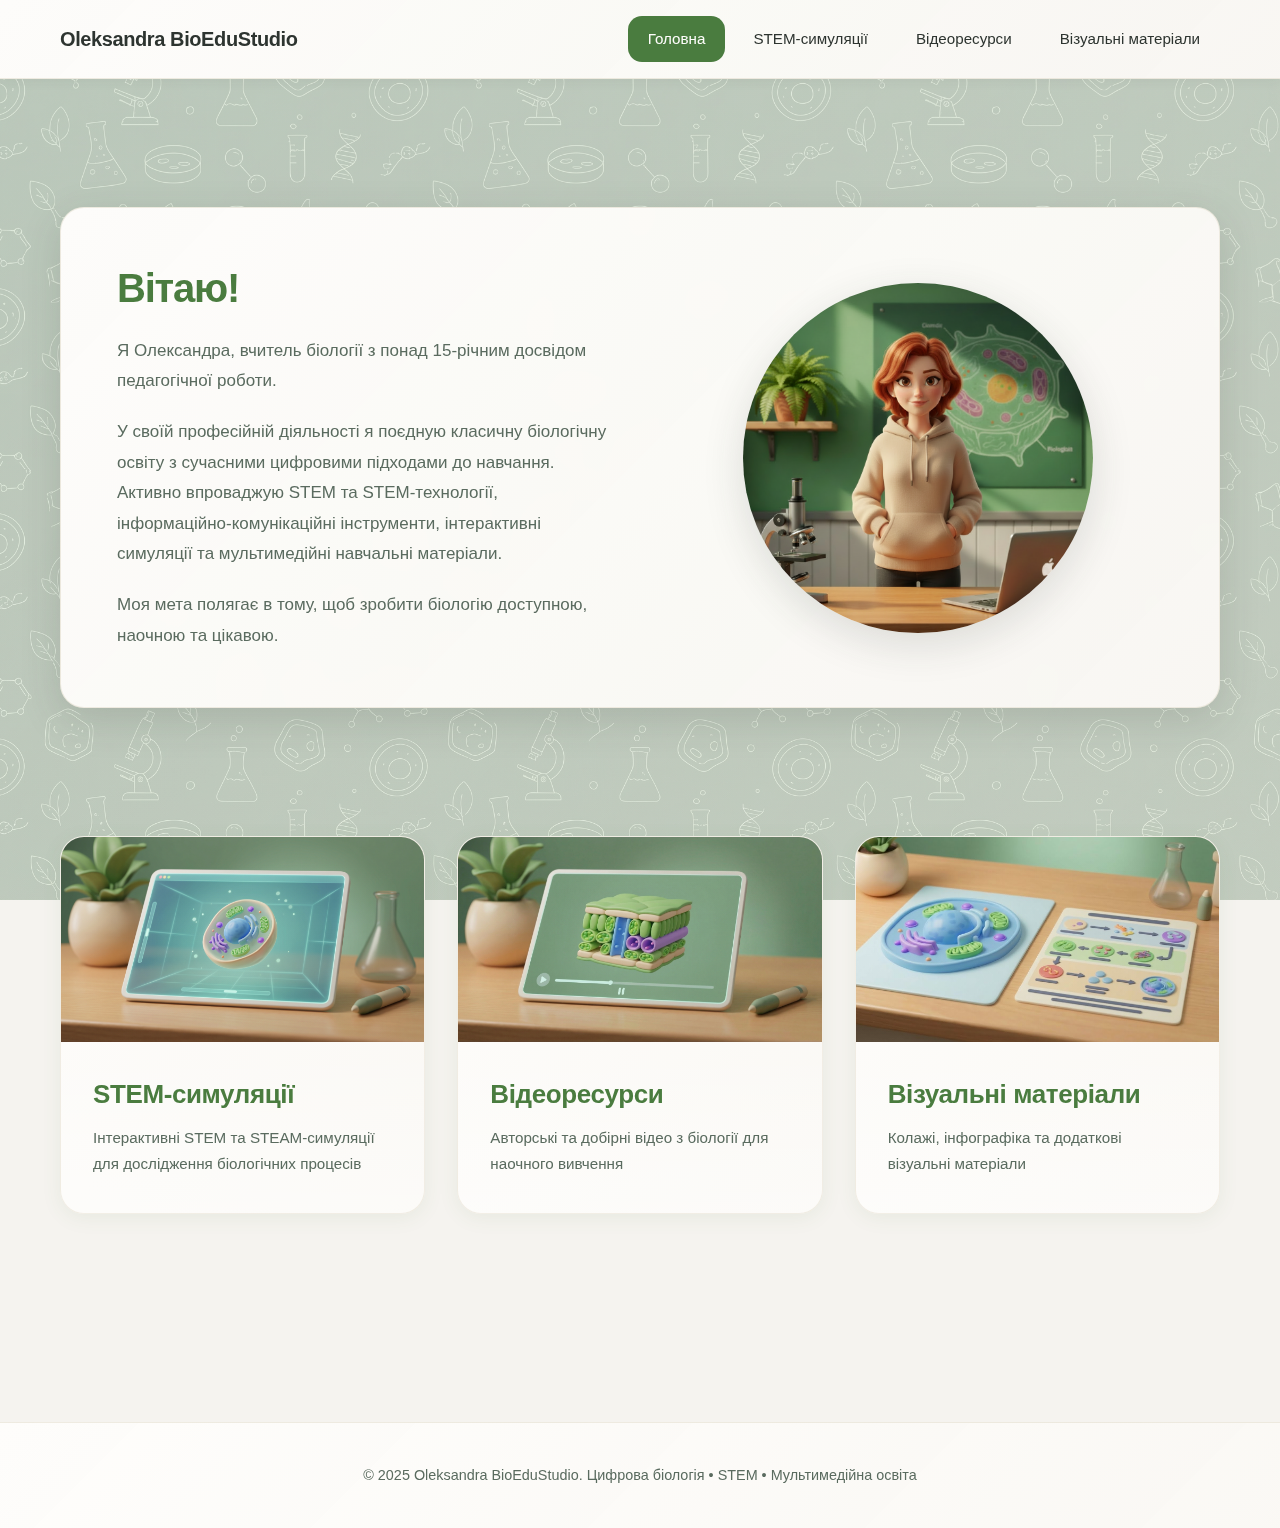
<file: index.html>
<!DOCTYPE html>
<html lang="uk">
<head>
    <meta charset="UTF-8">
    <meta name="viewport" content="width=device-width, initial-scale=1.0">
    <title>Oleksandra BioEduStudio</title>
    <link rel="stylesheet" href="style.css">
</head>
<body>
    <header class="header">
        <nav class="nav">
            <div class="nav-container">
                <a href="index.html" class="nav-logo">Oleksandra BioEduStudio</a>
                <ul class="nav-menu">
                    <li><a href="index.html" class="nav-link active">Головна</a></li>
                    <li><a href="simulations.html" class="nav-link">STEM-симуляції</a></li>
                    <li><a href="videos.html" class="nav-link">Відеоресурси</a></li>
                    <li><a href="visuals.html" class="nav-link">Візуальні матеріали</a></li>
                </ul>
            </div>
        </nav>
    </header>

    <main class="main">
        <section class="hero-section">
            <div class="hero-container">
                <div class="hero-content">
                    <div class="hero-text">
                        <h1 class="hero-title">Вітаю!</h1>
                        <div class="hero-description">
                            <p>Я Олександра, вчитель біології з понад 15-річним досвідом педагогічної роботи.</p>
                            <p>У своїй професійній діяльності я поєдную класичну біологічну освіту з сучасними цифровими підходами до навчання. Активно впроваджую STEM та STEM-технології, інформаційно-комунікаційні інструменти, інтерактивні симуляції та мультимедійні навчальні матеріали.</p>
                            <p>Моя мета полягає в тому, щоб зробити біологію доступною, наочною та цікавою.</p>
                        </div>
                    </div>
                    <div class="hero-image">
                        <img src="images/avatar.png" alt="Олександра BioEduStudio" class="avatar">
                    </div>
                </div>
            </div>
        </section>

        <section class="features-section">
            <div class="container">
                <div class="features-grid">
                    <a href="simulations.html" class="feature-card">
                        <div class="feature-image">
                            <img src="images/stem-simulations.jpeg" alt="STEM-симуляції">
                        </div>
                        <div class="feature-content">
                            <h2>STEM-симуляції</h2>
                            <p>Інтерактивні STEM та STEAM-симуляції для дослідження біологічних процесів</p>
                        </div>
                    </a>
                    <a href="videos.html" class="feature-card">
                        <div class="feature-image">
                            <img src="images/biology-video.jpeg" alt="Відеоресурси">
                        </div>
                        <div class="feature-content">
                            <h2>Відеоресурси</h2>
                            <p>Авторські та добірні відео з біології для наочного вивчення</p>
                        </div>
                    </a>
                    <a href="visuals.html" class="feature-card">
                        <div class="feature-image">
                            <img src="images/visual-materials.jpeg" alt="Візуальні матеріали">
                        </div>
                        <div class="feature-content">
                            <h2>Візуальні матеріали</h2>
                            <p>Колажі, інфографіка та додаткові візуальні матеріали</p>
                        </div>
                    </a>
                </div>
            </div>
        </section>
    </main>

    <footer class="footer">
        <div class="container">
            <p>&copy; 2025 Oleksandra BioEduStudio. Цифрова біологія • STEM • Мультимедійна освіта</p>
        </div>
    </footer>
</body>
</html>
</file>
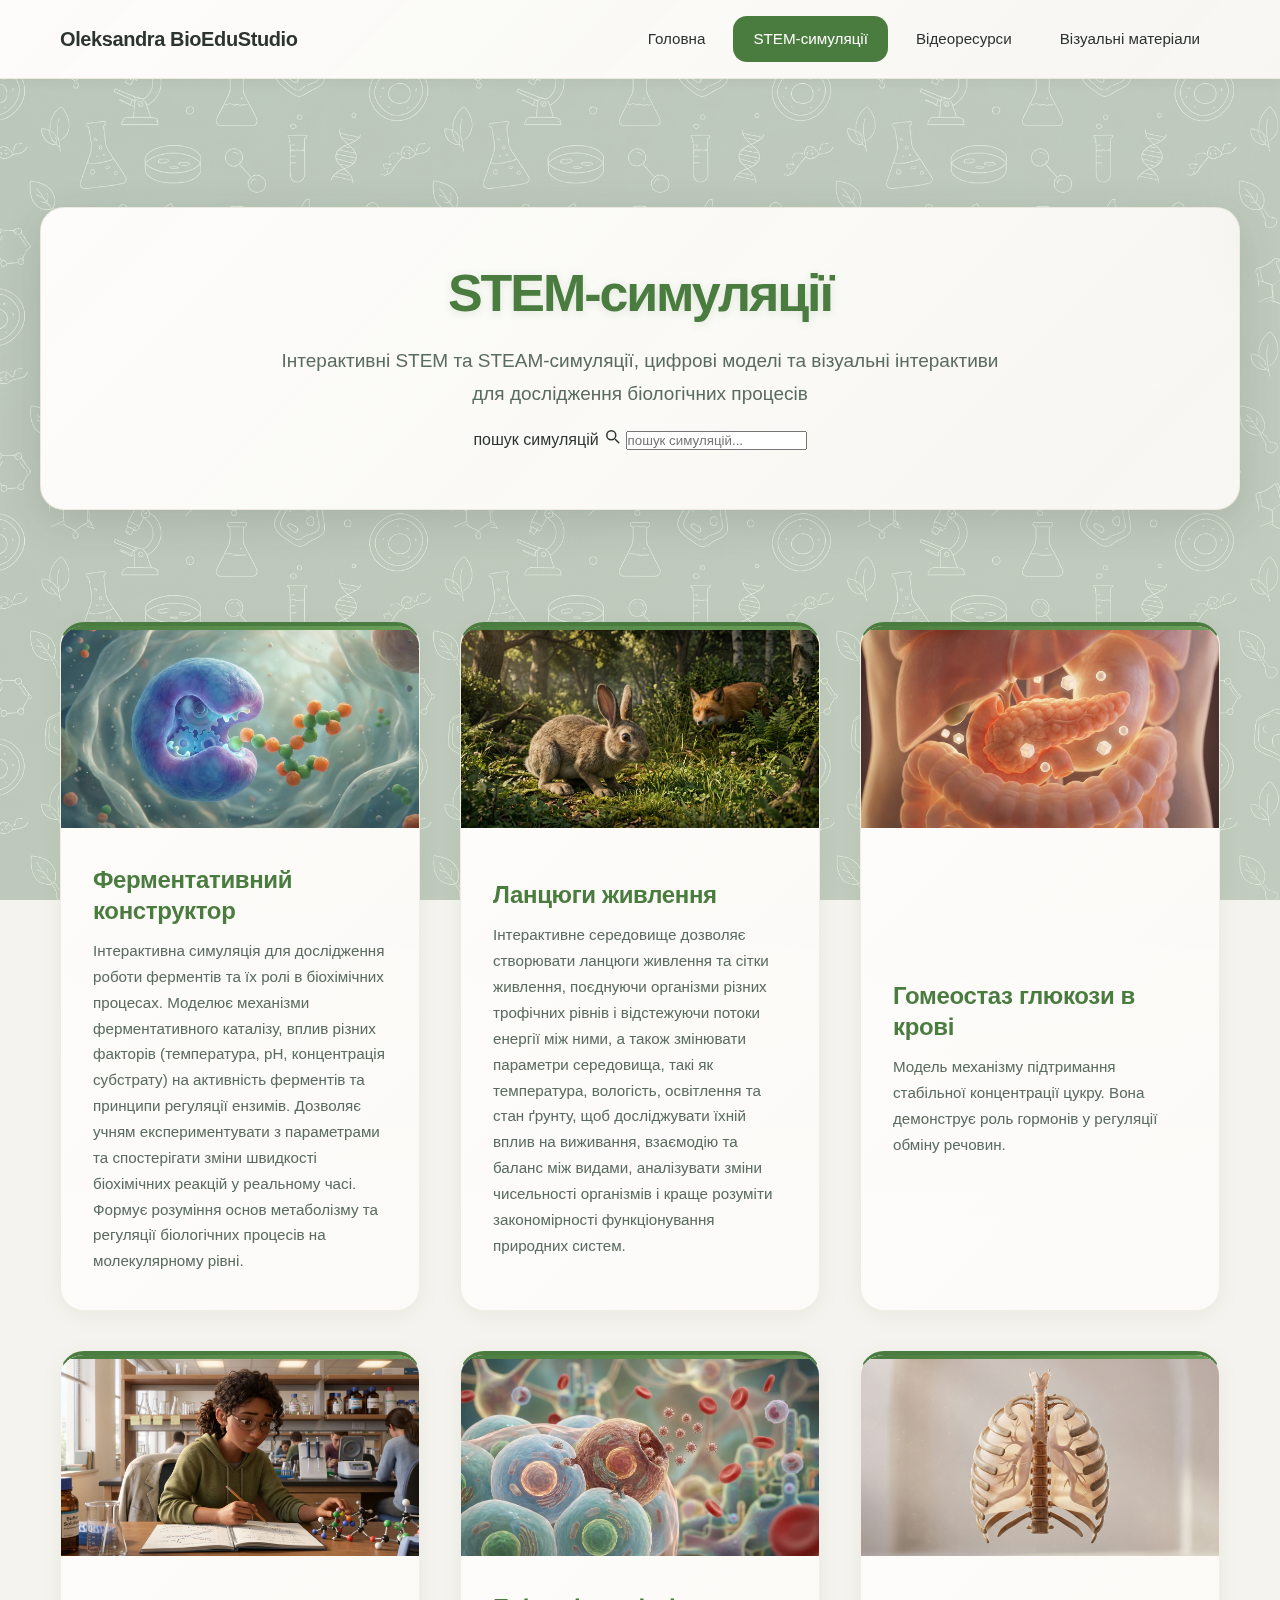
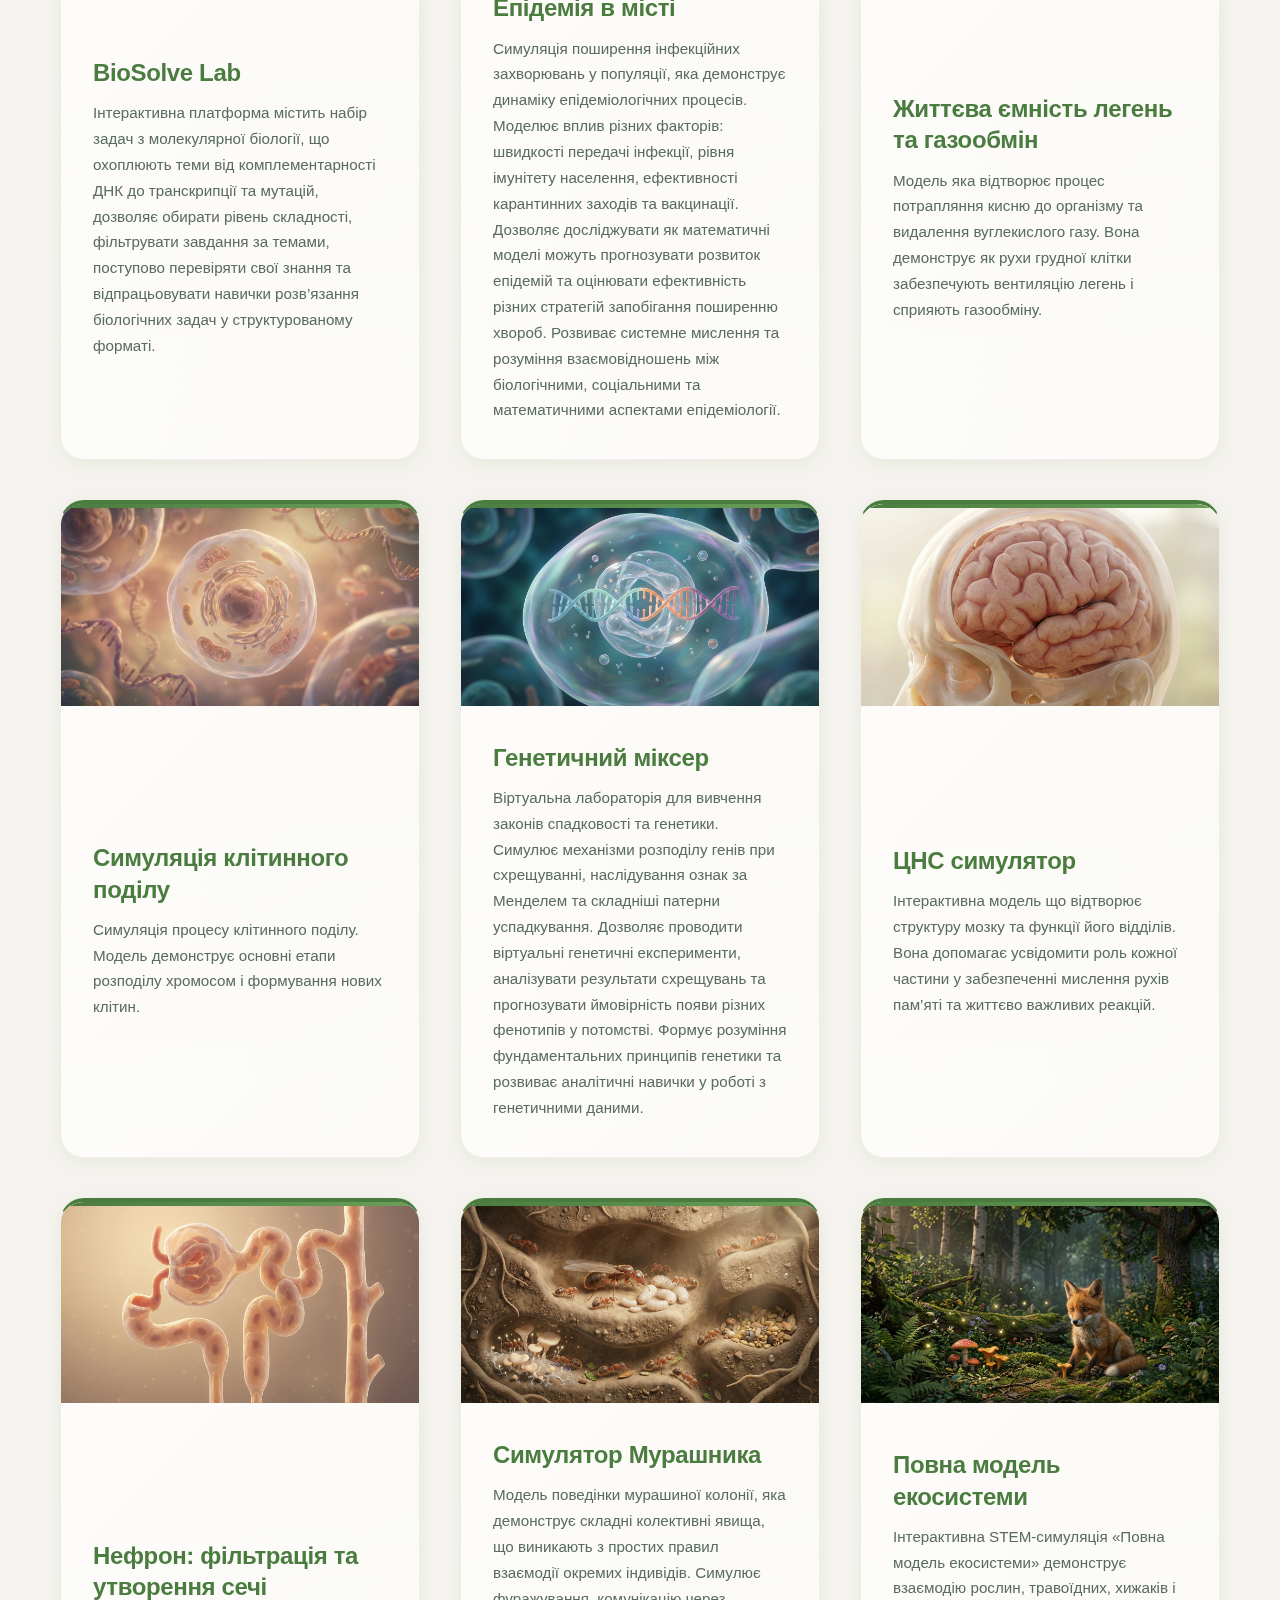
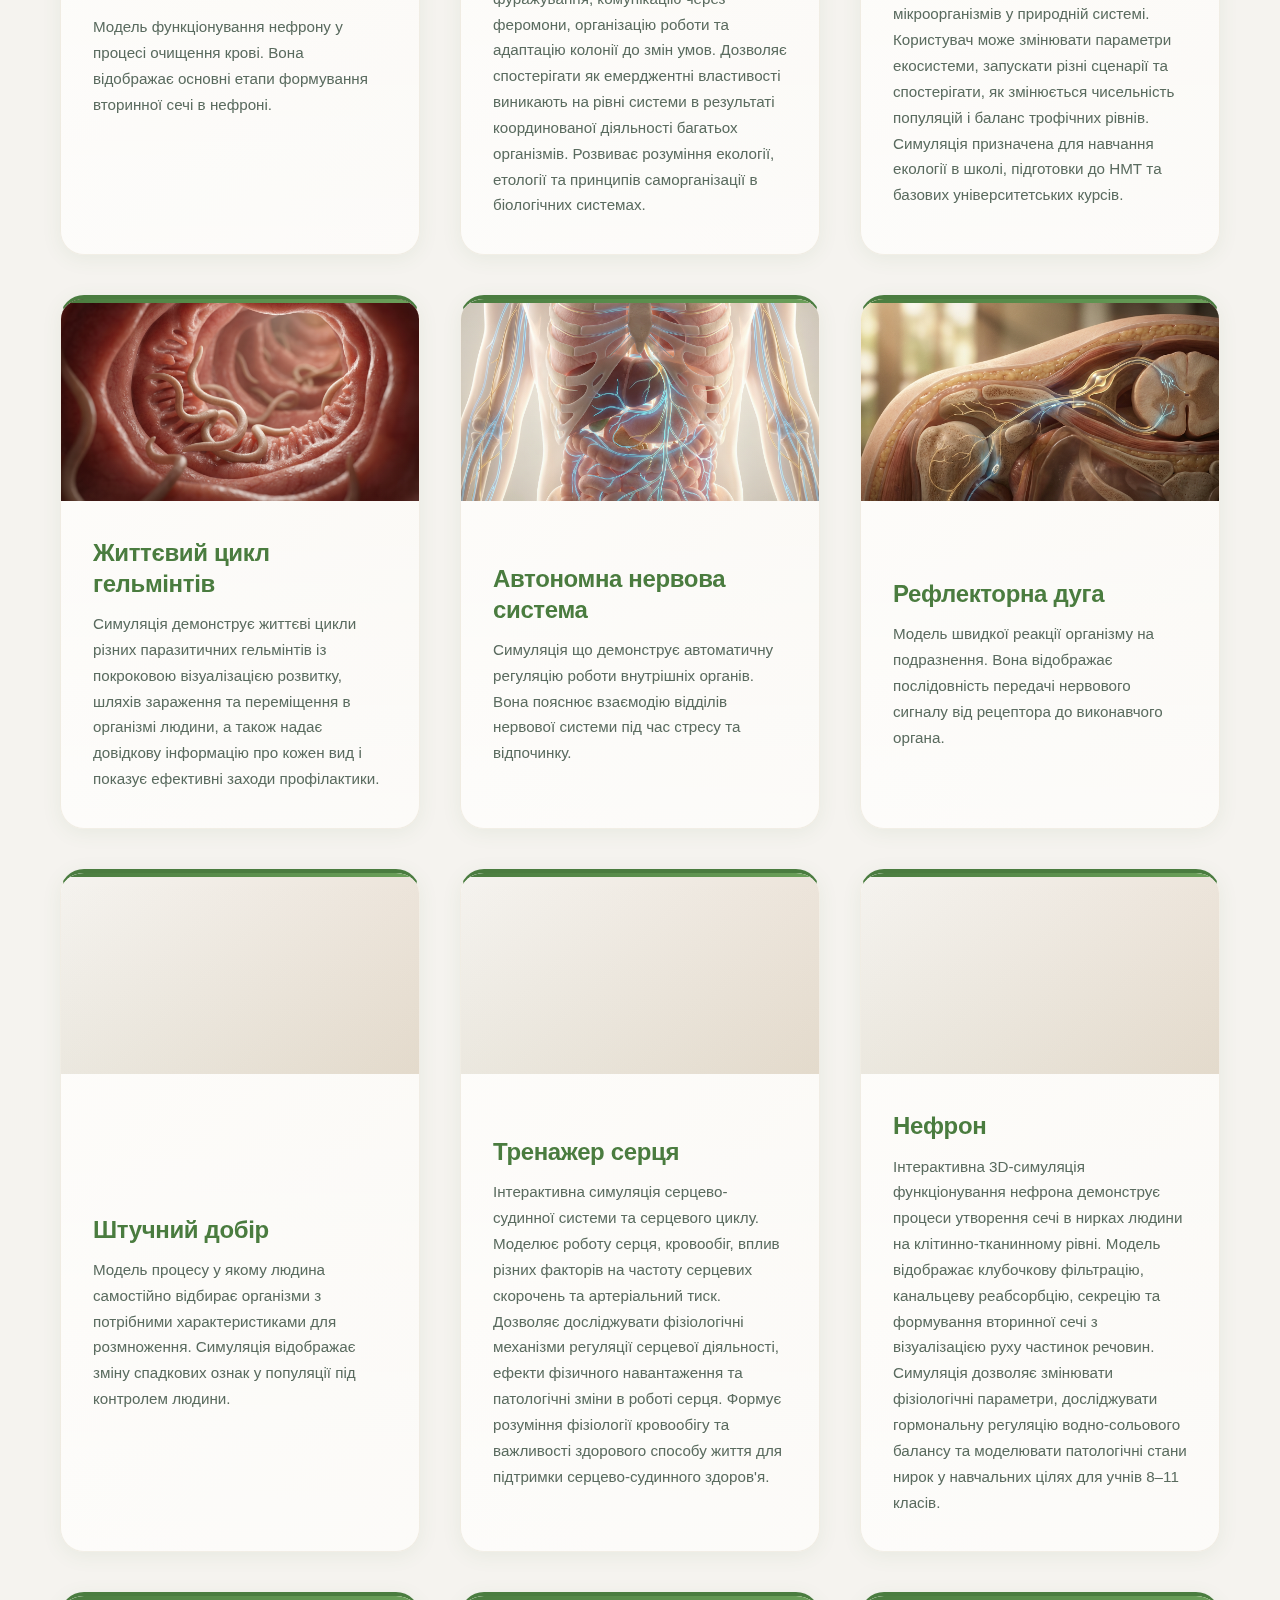
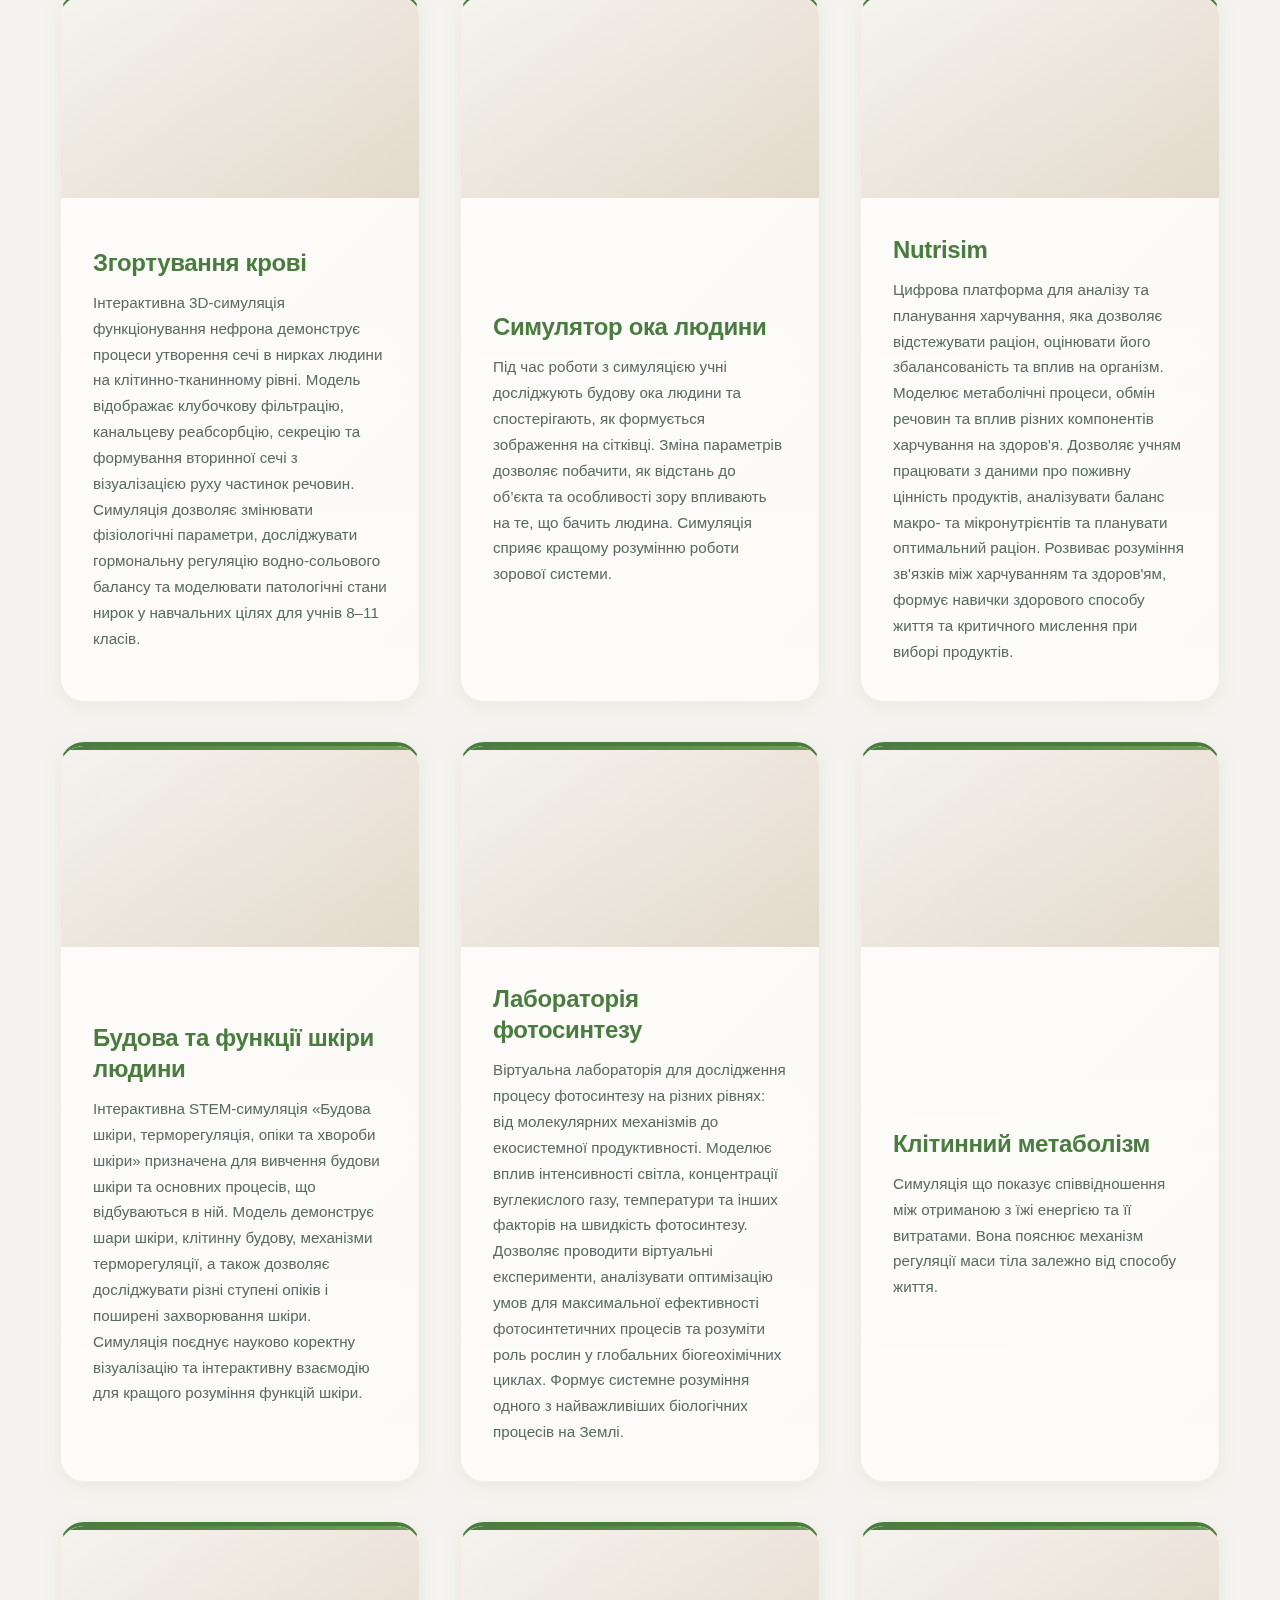
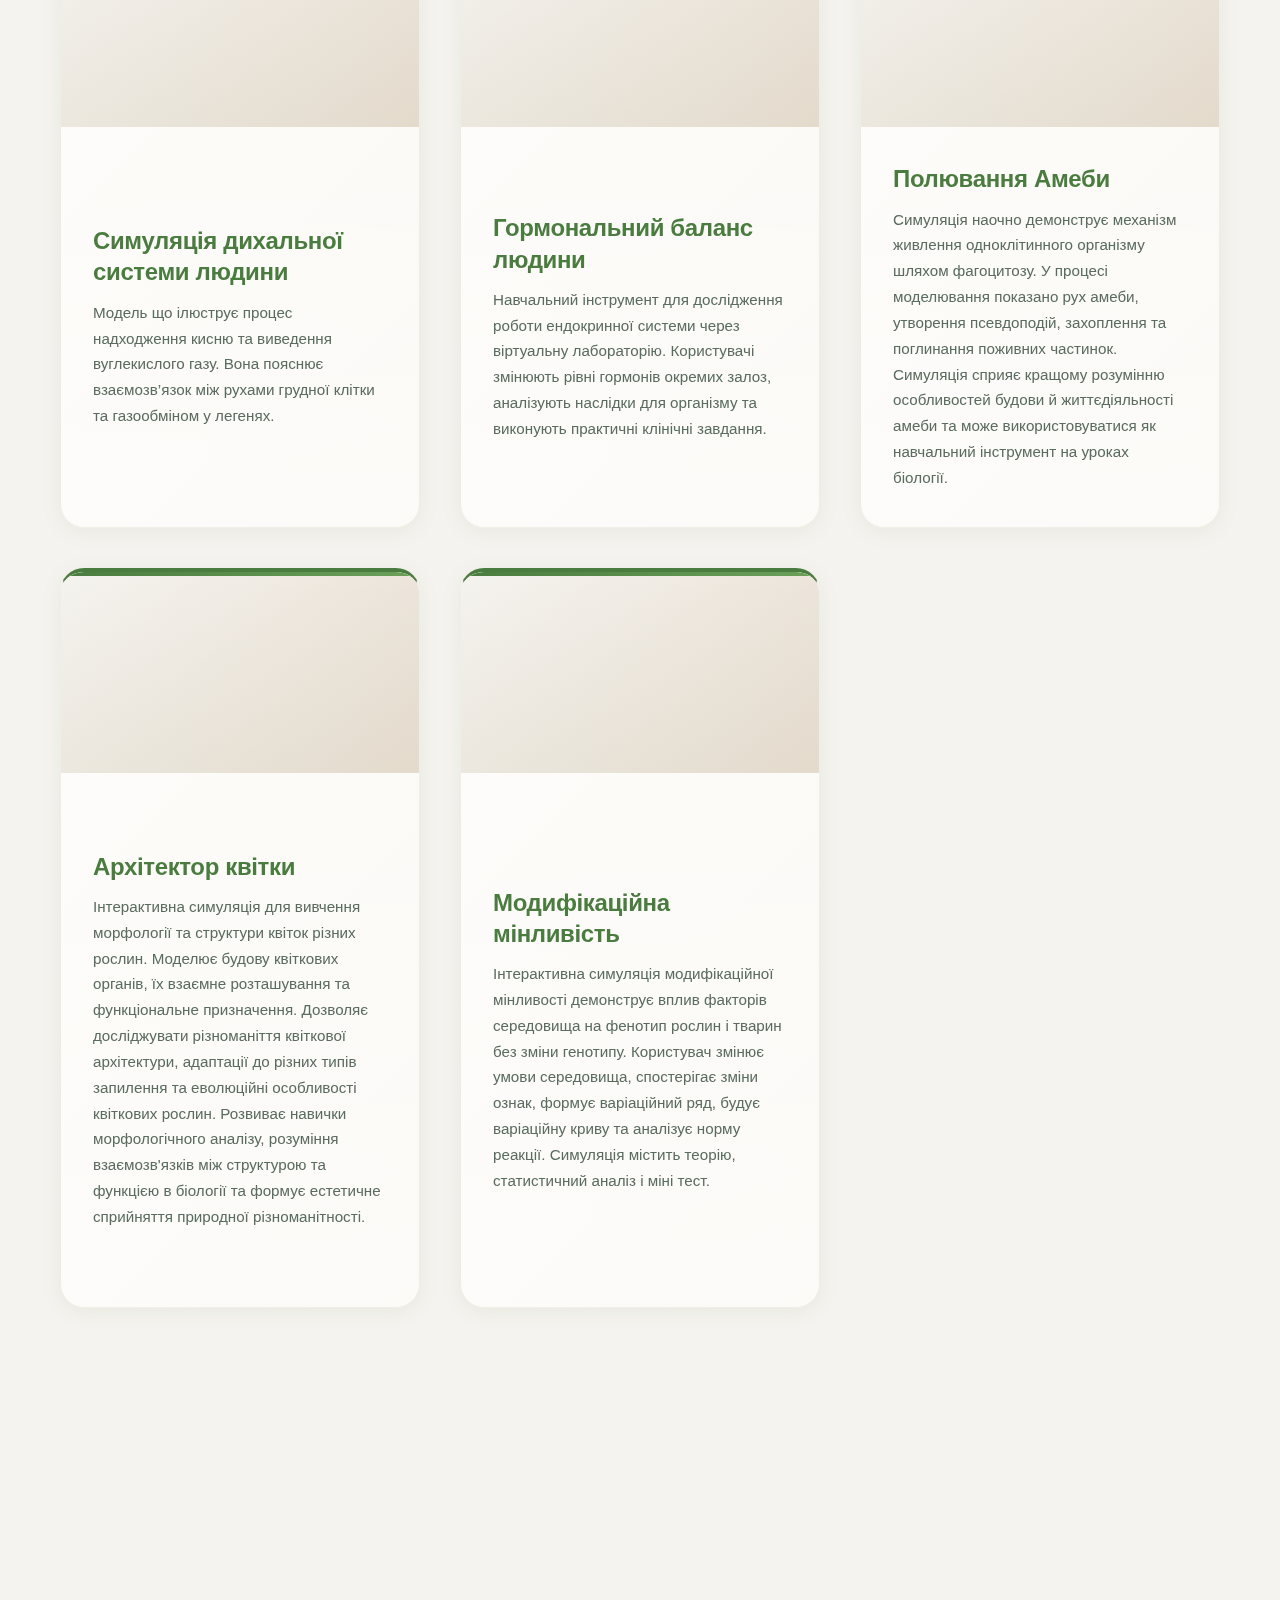
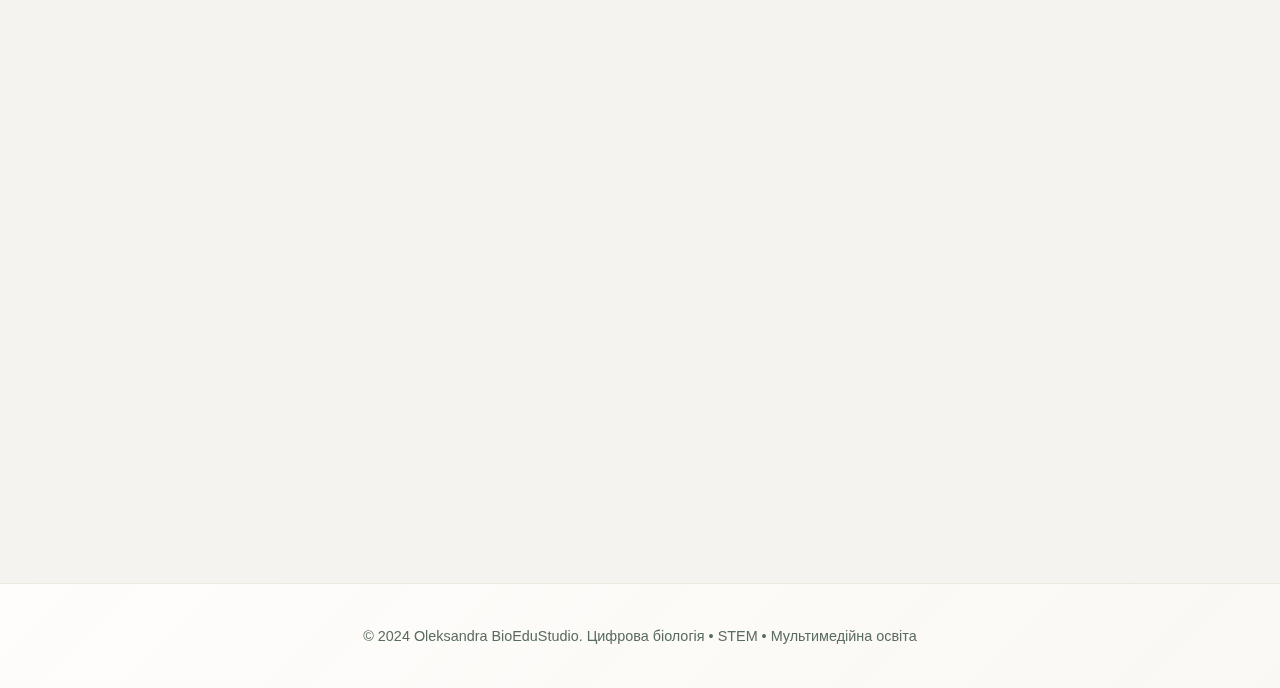
<file: simulations.html>
<!DOCTYPE html>
<html lang="uk">
<head>
    <meta charset="UTF-8">
    <meta name="viewport" content="width=device-width, initial-scale=1.0">
    <title>STEM-симуляції | Oleksandra BioEduStudio</title>
    <link rel="stylesheet" href="style.css">
</head>
<body>
    <header class="header">
        <nav class="nav">
            <div class="nav-container">
                <a href="index.html" class="nav-logo">Oleksandra BioEduStudio</a>
                <ul class="nav-menu">
                    <li><a href="index.html" class="nav-link">Головна</a></li>
                    <li><a href="simulations.html" class="nav-link active">STEM-симуляції</a></li>
                    <li><a href="videos.html" class="nav-link">Відеоресурси</a></li>
                    <li><a href="visuals.html" class="nav-link">Візуальні матеріали</a></li>
                </ul>
            </div>
        </nav>
    </header>

    <main class="main">
        <section class="page-header">
            <div class="container">
                <h1 class="page-title">STEM-симуляції</h1>
                <p class="page-subtitle">Інтерактивні STEM та STEAM-симуляції, цифрові моделі та візуальні інтерактиви для дослідження біологічних процесів</p>

                <!-- Рядок пошуку для фільтрації симуляцій -->
                <div class="search-wrapper" style="margin-top:1rem;">
                    <label for="sim-search" class="visually-hidden">пошук симуляцій</label>
                    <span class="search-icon" aria-hidden="true">
                        <!-- Проста SVG іконка лупи -->
                        <svg width="18" height="18" viewBox="0 0 24 24" fill="none" xmlns="http://www.w3.org/2000/svg" aria-hidden="true">
                            <path d="M21 21l-4.35-4.35" stroke="currentColor" stroke-width="2" stroke-linecap="round" stroke-linejoin="round"/>
                            <circle cx="11" cy="11" r="6" stroke="currentColor" stroke-width="2" stroke-linecap="round" stroke-linejoin="round"/>
                        </svg>
                    </span>
                    <input id="sim-search" type="search" placeholder="пошук симуляцій..." aria-label="пошук симуляцій" />
                </div>
            </div>
        </section>

        <section class="content-section">
            <div class="container">
                <div class="cards-grid" id="cards-container">
                    <div class="loading">Завантаження матеріалів...</div>
                </div>
            </div>
        </section>
    </main>

    <footer class="footer">
        <div class="container">
            <p>&copy; 2024 Oleksandra BioEduStudio. Цифрова біологія • STEM • Мультимедійна освіта</p>
        </div>
    </footer>

    <script src="js/simulations.js"></script>
    <script src="js/simulations-search.js"></script>
</body>
</html>
</file>
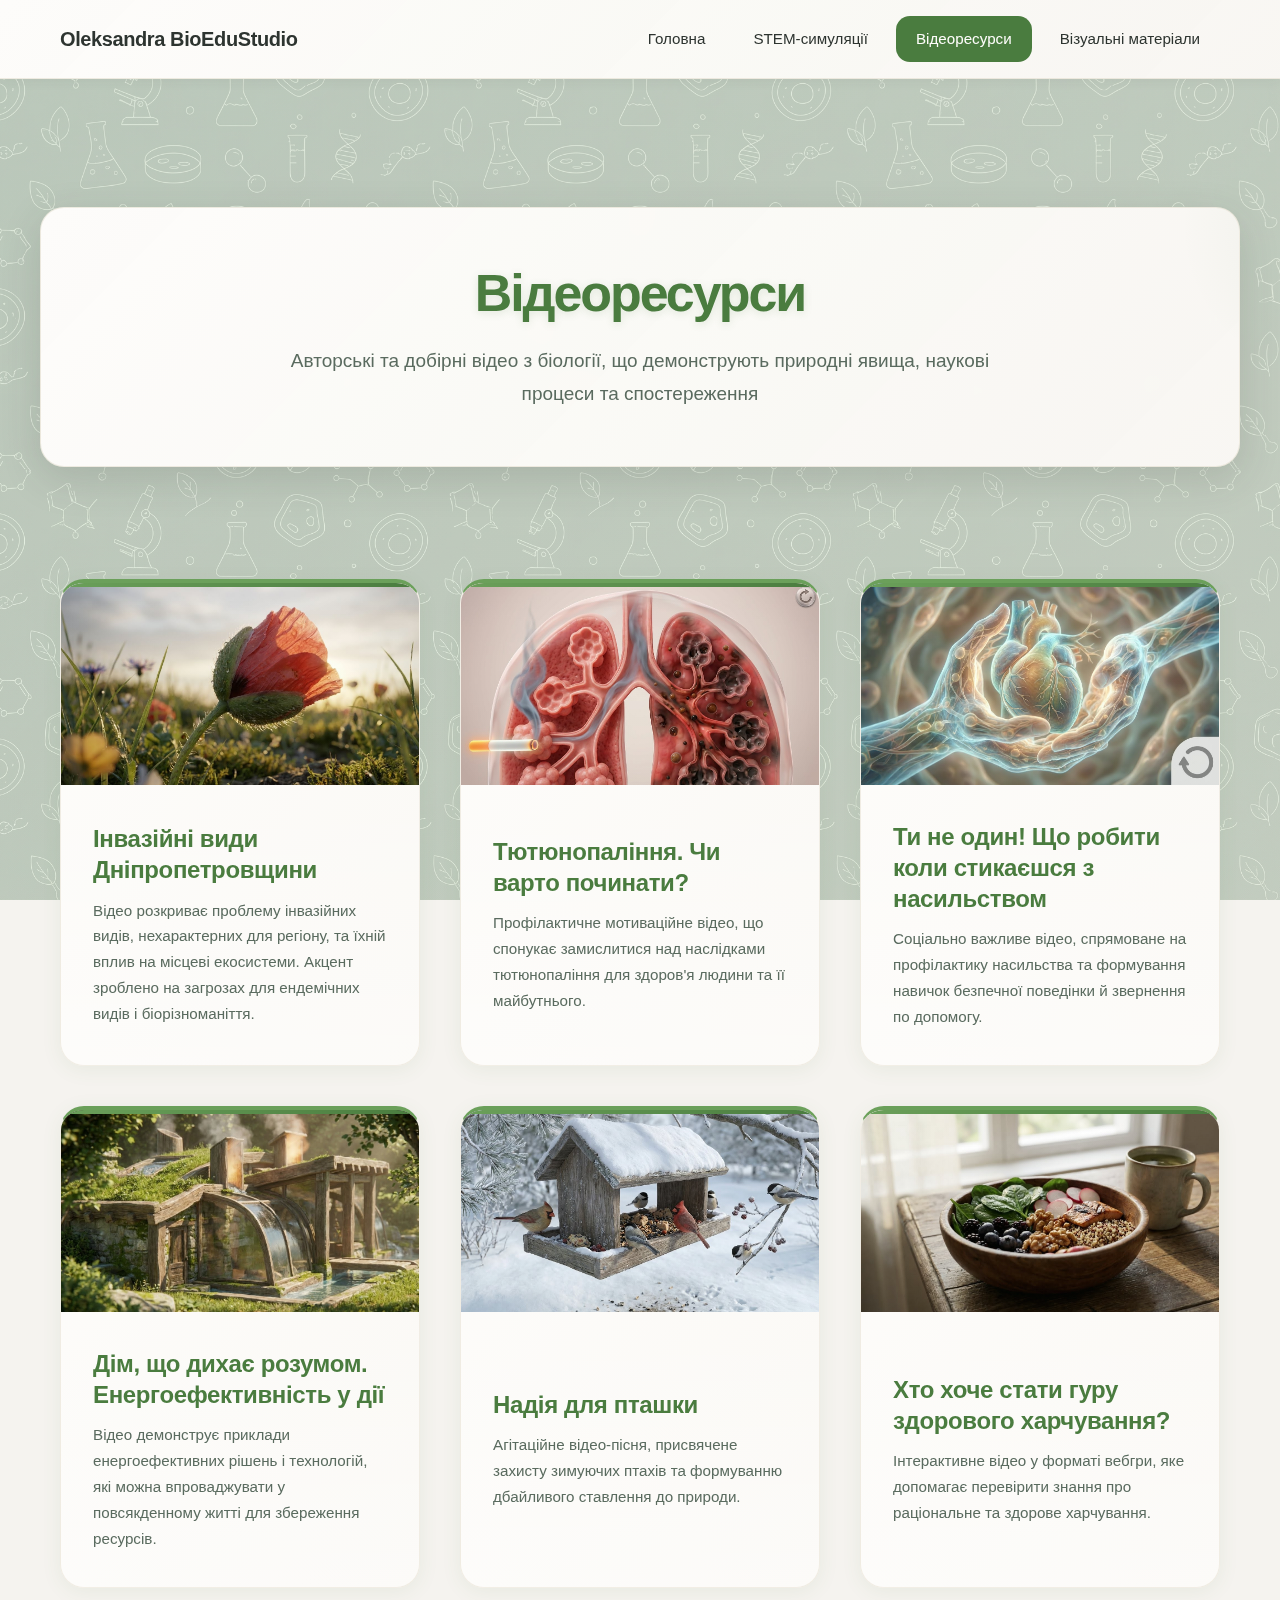
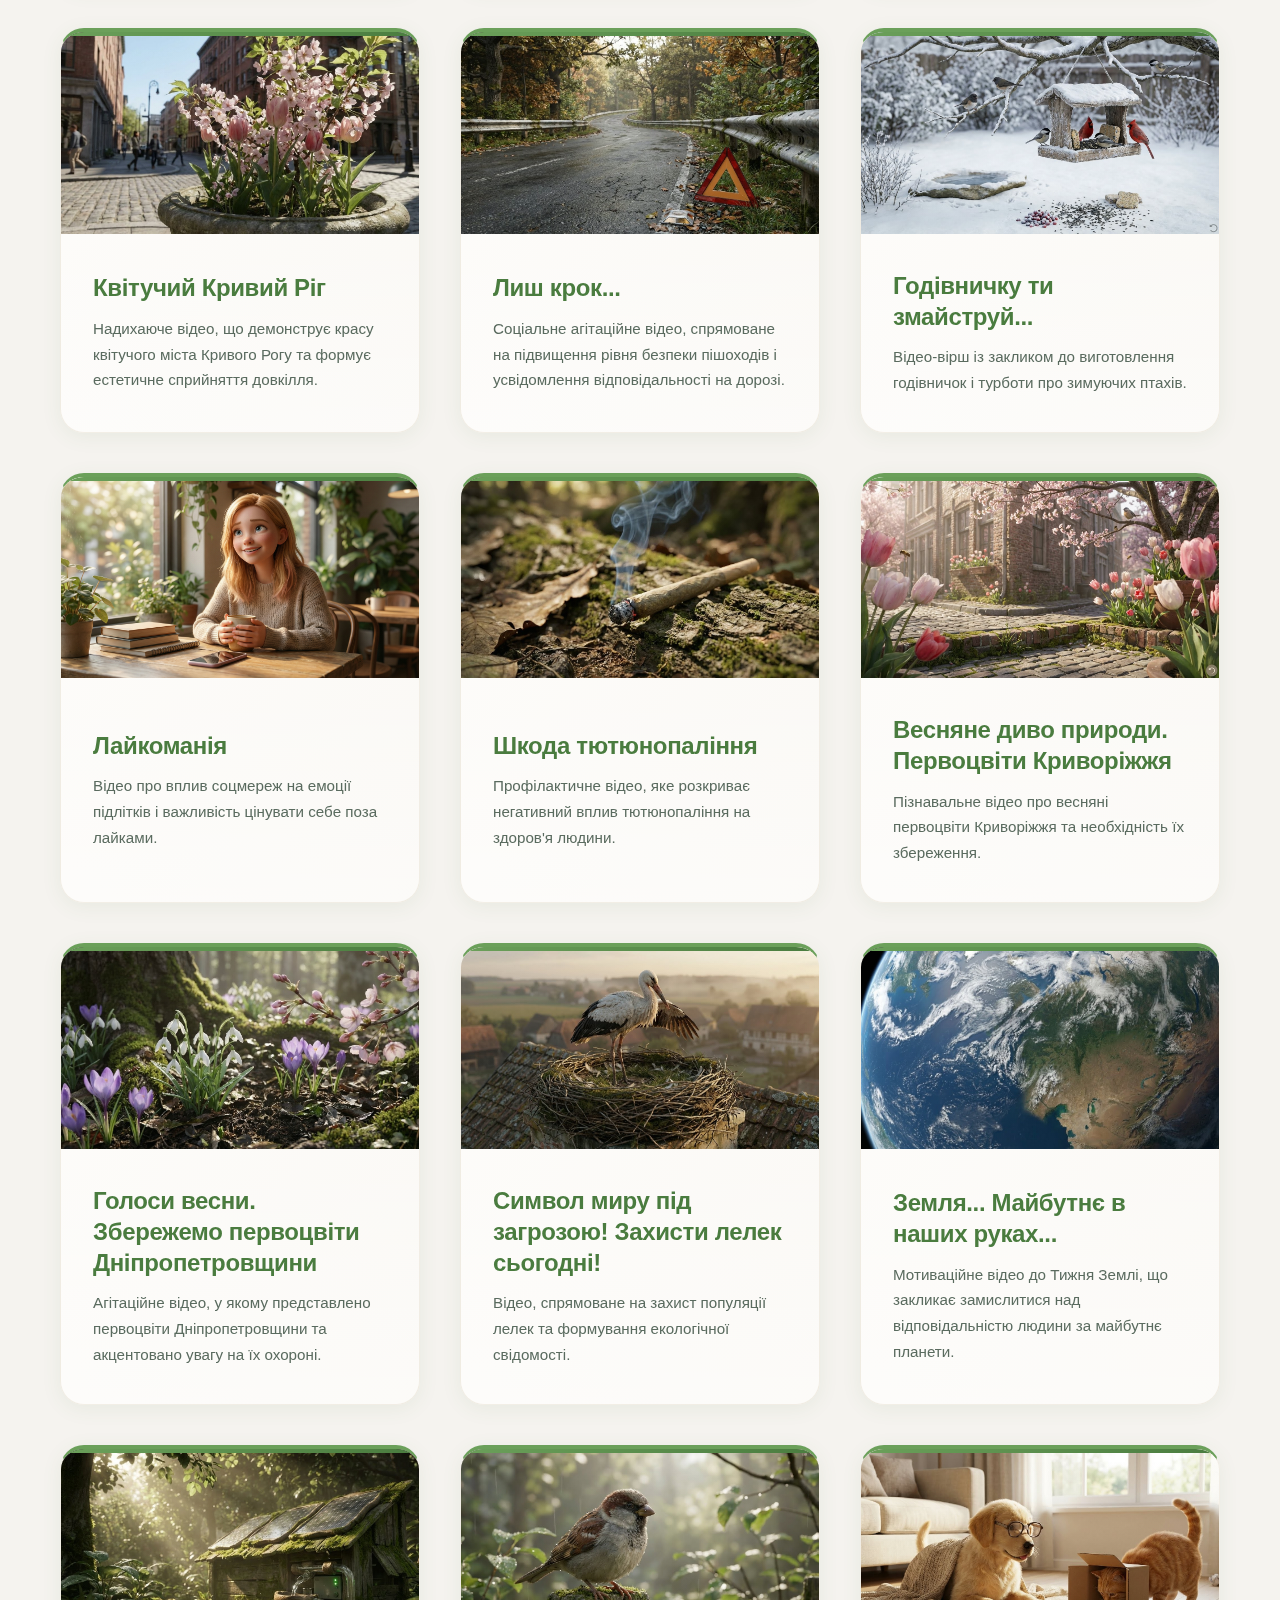
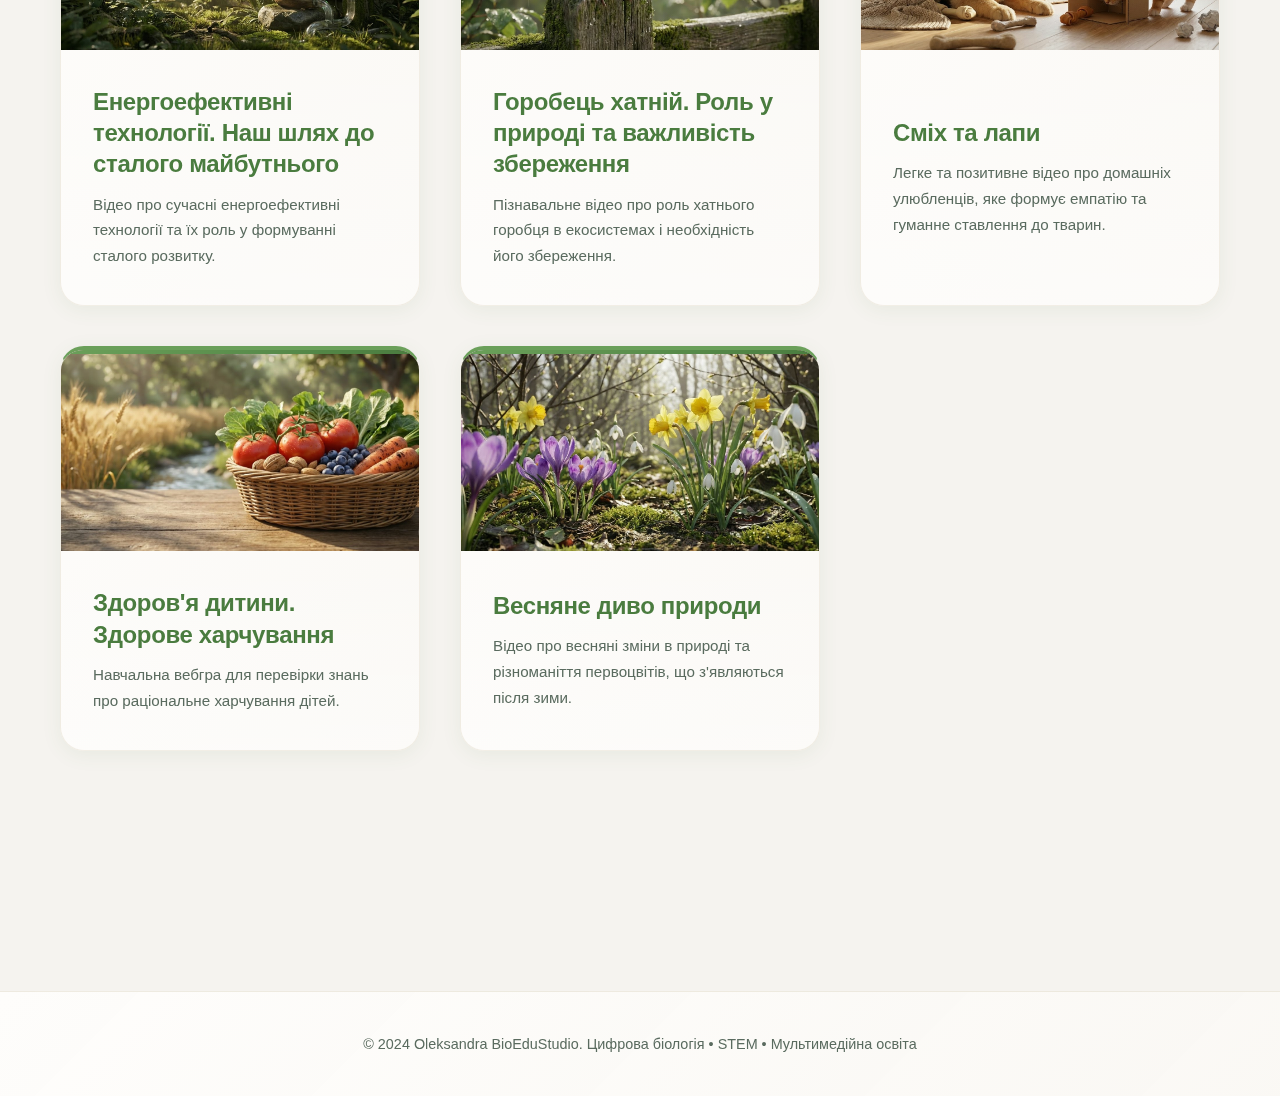
<file: videos.html>
<!DOCTYPE html>
<html lang="uk">
<head>
    <meta charset="UTF-8">
    <meta name="viewport" content="width=device-width, initial-scale=1.0">
    <title>Відеоресурси | Oleksandra BioEduStudio</title>
    <link rel="stylesheet" href="style.css">
</head>
<body>
    <header class="header">
        <nav class="nav">
            <div class="nav-container">
                <a href="index.html" class="nav-logo">Oleksandra BioEduStudio</a>
                <ul class="nav-menu">
                    <li><a href="index.html" class="nav-link">Головна</a></li>
                    <li><a href="simulations.html" class="nav-link">STEM-симуляції</a></li>
                    <li><a href="videos.html" class="nav-link active">Відеоресурси</a></li>
                    <li><a href="visuals.html" class="nav-link">Візуальні матеріали</a></li>
                </ul>
            </div>
        </nav>
    </header>

    <main class="main">
        <section class="page-header">
            <div class="container">
                <h1 class="page-title">Відеоресурси</h1>
                <p class="page-subtitle">Авторські та добірні відео з біології, що демонструють природні явища, наукові процеси та спостереження</p>
            </div>
        </section>

        <section class="content-section">
            <div class="container">
                <div class="cards-grid" id="cards-container">
                    <div class="loading">Завантаження матеріалів...</div>
                </div>
            </div>
        </section>
    </main>

    <footer class="footer">
        <div class="container">
            <p>&copy; 2024 Oleksandra BioEduStudio. Цифрова біологія • STEM • Мультимедійна освіта</p>
        </div>
    </footer>

    <script src="js/videos.js"></script>
</body>
</html>
</file>
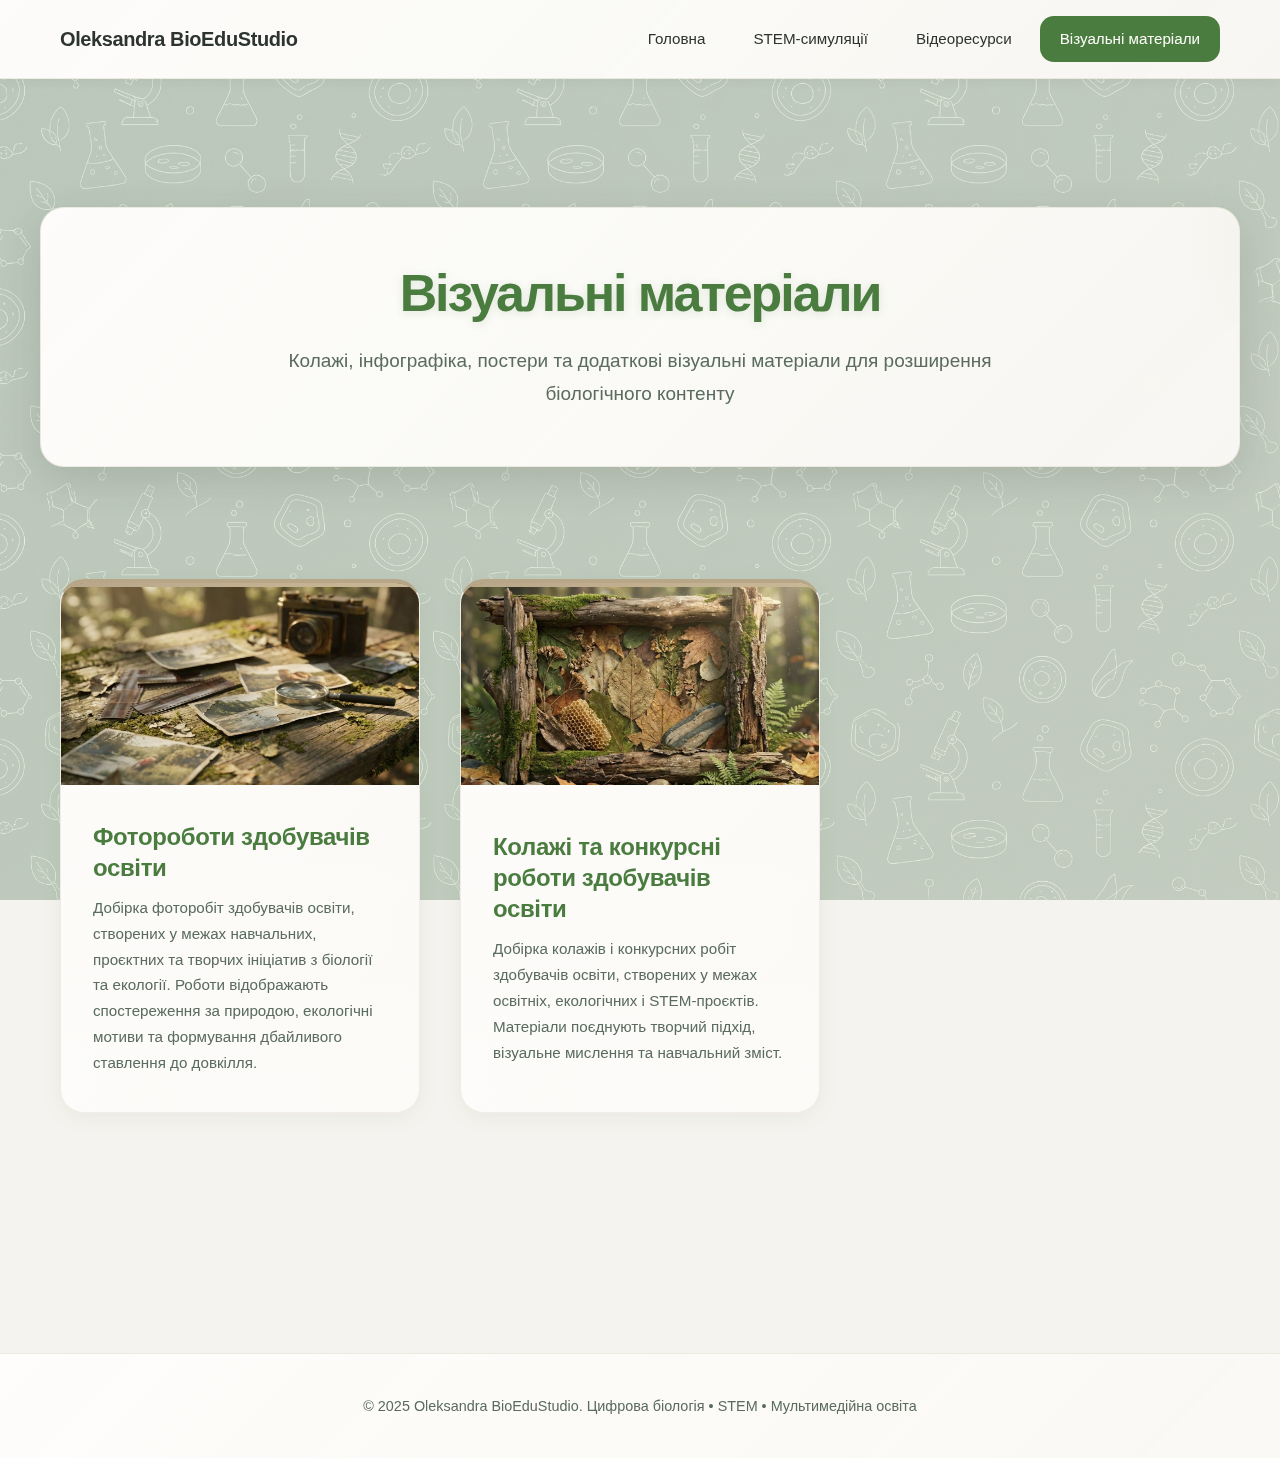
<file: visuals.html>
<!DOCTYPE html>
<html lang="uk">
<head>
    <meta charset="UTF-8">
    <meta name="viewport" content="width=device-width, initial-scale=1.0">
    <title>Візуальні матеріали | Oleksandra BioEduStudio</title>
    <link rel="stylesheet" href="style.css">
</head>
<body>
    <header class="header">
        <nav class="nav">
            <div class="nav-container">
                <a href="index.html" class="nav-logo">Oleksandra BioEduStudio</a>
                <ul class="nav-menu">
                    <li><a href="index.html" class="nav-link">Головна</a></li>
                    <li><a href="simulations.html" class="nav-link">STEM-симуляції</a></li>
                    <li><a href="videos.html" class="nav-link">Відеоресурси</a></li>
                    <li><a href="visuals.html" class="nav-link active">Візуальні матеріали</a></li>
                </ul>
            </div>
        </nav>
    </header>

    <main class="main">
        <section class="page-header">
            <div class="container">
                <h1 class="page-title">Візуальні матеріали</h1>
                <p class="page-subtitle">Колажі, інфографіка, постери та додаткові візуальні матеріали для розширення біологічного контенту</p>
            </div>
        </section>

        <section class="content-section">
            <div class="container">
                <div class="cards-grid" id="cards-container">
                    <div class="loading">Завантаження матеріалів...</div>
                </div>
            </div>
        </section>
    </main>

    <footer class="footer">
        <div class="container">
            <p>&copy; 2025 Oleksandra BioEduStudio. Цифрова біологія • STEM • Мультимедійна освіта</p>
        </div>
    </footer>

    <script src="js/visuals.js"></script>
</body>
</html>
</file>
<file: style.css>
:root {
    --color-primary: #4a7c3f;
    --color-primary-dark: #3d6534;
    --color-primary-light: #6ba05a;
    --color-primary-glow: rgba(74, 124, 63, 0.15);
    --color-warm: #d4c5a9;
    --color-warm-light: #e8ddd0;
    --color-warm-dark: #b8a689;
    --color-warm-accent: #c9b896;
    --color-text: #2d3430;
    --color-text-light: #5a6b5f;
    --color-bg: #fefdfb;
    --color-bg-tinted: #faf8f4;
    --color-bg-light: #f5f3ef;
    --color-border: #e0d9c8;
    --shadow-sm: 0 2px 12px rgba(45, 52, 48, 0.06);
    --shadow-md: 0 6px 24px rgba(45, 52, 48, 0.1);
    --shadow-lg: 0 12px 40px rgba(45, 52, 48, 0.15);
    --shadow-xl: 0 20px 60px rgba(45, 52, 48, 0.2);
    --shadow-card: 0 4px 20px rgba(74, 124, 63, 0.08);
    --shadow-card-hover: 0 12px 48px rgba(74, 124, 63, 0.18);
    --transition: all 0.4s cubic-bezier(0.23, 1, 0.32, 1);
    --transition-fast: all 0.25s cubic-bezier(0.23, 1, 0.32, 1);
    --radius: 20px;
    --radius-sm: 14px;
    --radius-lg: 24px;
}

* {
    margin: 0;
    padding: 0;
    box-sizing: border-box;
}

html {
    scroll-behavior: smooth;
    -webkit-font-smoothing: antialiased;
    -moz-osx-font-smoothing: grayscale;
}

body {
    font-family: -apple-system, BlinkMacSystemFont, 'Segoe UI', 'Roboto', 'Oxygen', 'Ubuntu', 'Cantarell', 'Fira Sans', 'Droid Sans', 'Helvetica Neue', sans-serif;
    line-height: 1.7;
    color: var(--color-text);
    background: url('images/background.jpeg') center center / cover no-repeat fixed;
    background-color: var(--color-bg-light);
    position: relative;
    min-height: 100vh;
    font-size: 16px;
}

body::before {
    content: '';
    position: fixed;
    top: 0;
    left: 0;
    right: 0;
    bottom: 0;
    background: linear-gradient(135deg, rgba(254, 253, 251, 0.65) 0%, rgba(250, 248, 244, 0.7) 100%);
    z-index: 0;
    pointer-events: none;
}

body > * {
    position: relative;
    z-index: 1;
}

a {
    color: var(--color-primary);
    text-decoration: none;
    transition: var(--transition);
}

a:hover {
    color: var(--color-primary-dark);
}

a:visited {
    color: var(--color-primary);
}

a:focus {
    outline: 2px solid var(--color-primary);
    outline-offset: 2px;
    border-radius: 2px;
}

.container {
    max-width: 1200px;
    margin: 0 auto;
    padding: 0 20px;
}

.header {
    position: sticky;
    top: 0;
    z-index: 100;
    background: linear-gradient(135deg, rgba(254, 253, 251, 0.98) 0%, rgba(250, 248, 244, 0.96) 100%);
    backdrop-filter: blur(16px);
    box-shadow: var(--shadow-sm);
    border-bottom: 1px solid rgba(224, 217, 200, 0.5);
}

.nav-container {
    max-width: 1200px;
    margin: 0 auto;
    padding: 1rem 20px;
    display: flex;
    justify-content: space-between;
    align-items: center;
    flex-wrap: wrap;
    gap: 1.5rem;
}

.nav-logo {
    font-size: 1.25rem;
    font-weight: 700;
    color: var(--color-text);
    text-decoration: none;
    transition: var(--transition);
    letter-spacing: -0.02em;
}

.nav-logo:hover {
    color: var(--color-primary);
}

.nav-menu {
    display: flex;
    list-style: none;
    gap: 0.5rem;
    flex-wrap: wrap;
}

.nav-link {
    display: block;
    padding: 0.625rem 1.25rem;
    color: var(--color-text);
    text-decoration: none;
    font-weight: 500;
    border-radius: var(--radius-sm);
    transition: var(--transition);
    font-size: 0.95rem;
}

.nav-link:hover {
    background: var(--color-warm-light);
    color: var(--color-primary);
}

.nav-link.active {
    background: var(--color-primary);
    color: var(--color-bg);
}

.main {
    min-height: calc(100vh - 200px);
    padding: 4rem 0;
    animation: fadeIn 0.6s ease-out;
}

@keyframes fadeIn {
    from {
        opacity: 0;
        transform: translateY(20px);
    }
    to {
        opacity: 1;
        transform: translateY(0);
    }
}

.hero-section {
    padding: 4rem 0;
}

.hero-container {
    max-width: 1200px;
    margin: 0 auto;
    padding: 0 20px;
}

.hero-content {
    display: grid;
    grid-template-columns: 1fr 1fr;
    gap: 4rem;
    align-items: center;
    background: linear-gradient(135deg, rgba(254, 253, 251, 0.98) 0%, rgba(250, 248, 244, 0.96) 100%);
    padding: 3.5rem;
    border-radius: var(--radius-lg);
    box-shadow: var(--shadow-lg);
    backdrop-filter: blur(16px);
    border: 1px solid rgba(224, 217, 200, 0.5);
    position: relative;
    overflow: hidden;
}

.hero-content::before {
    content: '';
    position: absolute;
    top: -50%;
    right: -20%;
    width: 300px;
    height: 300px;
    background: radial-gradient(circle, var(--color-primary-glow) 0%, transparent 70%);
    opacity: 0.4;
    pointer-events: none;
}

.hero-text {
    animation: fadeIn 0.8s ease-out;
}

.hero-title {
    font-size: 2.5rem;
    font-weight: 700;
    color: var(--color-primary);
    margin-bottom: 1.5rem;
    line-height: 1.2;
    letter-spacing: -0.03em;
}

.hero-description {
    font-size: 1.0625rem;
    line-height: 1.8;
    color: var(--color-text-light);
}

.hero-description p {
    margin-bottom: 1.25rem;
}

.hero-description p:last-child {
    margin-bottom: 0;
}

.hero-image {
    display: flex;
    justify-content: center;
    align-items: center;
    animation: fadeIn 1s ease-out;
}

.avatar {
    width: 100%;
    max-width: 350px;
    height: auto;
    border-radius: 50%;
    box-shadow: var(--shadow-lg);
    transition: var(--transition);
}

.avatar:hover {
    transform: scale(1.02);
    box-shadow: 0 12px 40px rgba(45, 52, 48, 0.25);
}

.features-section {
    padding: 4rem 0;
}

.features-grid {
    display: grid;
    grid-template-columns: repeat(auto-fit, minmax(300px, 1fr));
    gap: 2rem;
}

.feature-card {
    background: linear-gradient(135deg, var(--color-bg) 0%, var(--color-bg-tinted) 100%);
    border-radius: var(--radius-lg);
    overflow: hidden;
    box-shadow: var(--shadow-card);
    text-decoration: none;
    color: inherit;
    transition: var(--transition);
    display: flex;
    flex-direction: column;
    animation: fadeInUp 0.6s ease-out backwards;
    border: 1px solid rgba(224, 217, 200, 0.4);
    position: relative;
}

.feature-card::before {
    content: '';
    position: absolute;
    top: 0;
    left: 0;
    right: 0;
    bottom: 0;
    background: linear-gradient(135deg, rgba(255, 255, 255, 0.6) 0%, rgba(250, 248, 244, 0.4) 100%);
    opacity: 0;
    transition: var(--transition);
    z-index: 0;
    pointer-events: none;
}

.feature-card:nth-child(1) {
    animation-delay: 0.1s;
}

.feature-card:nth-child(2) {
    animation-delay: 0.2s;
}

.feature-card:nth-child(3) {
    animation-delay: 0.3s;
}

@keyframes fadeInUp {
    from {
        opacity: 0;
        transform: translateY(30px);
    }
    to {
        opacity: 1;
        transform: translateY(0);
    }
}

.feature-card:hover {
    transform: translateY(-10px) scale(1.01);
    box-shadow: var(--shadow-card-hover);
    border-color: rgba(74, 124, 63, 0.3);
}

.feature-card:hover::before {
    opacity: 1;
}

.feature-image {
    width: 100%;
    aspect-ratio: 16 / 9;
    overflow: hidden;
    background: linear-gradient(135deg, var(--color-bg-light) 0%, var(--color-warm-light) 100%);
    position: relative;
    z-index: 1;
}

.feature-image::after {
    content: '';
    position: absolute;
    top: 0;
    left: 0;
    right: 0;
    bottom: 0;
    background: linear-gradient(180deg, rgba(74, 124, 63, 0) 0%, rgba(74, 124, 63, 0.03) 100%);
    pointer-events: none;
    z-index: 1;
}

.feature-image img {
    width: 100%;
    height: 100%;
    object-fit: cover;
    transition: var(--transition);
    position: relative;
    z-index: 0;
}

.feature-card:hover .feature-image img {
    transform: scale(1.08);
}

.feature-content {
    padding: 2.25rem 2rem;
    position: relative;
    z-index: 1;
    background: linear-gradient(180deg, transparent 0%, rgba(255, 255, 255, 0.4) 100%);
}

.feature-content h2 {
    font-size: 1.625rem;
    font-weight: 700;
    color: var(--color-primary);
    margin-bottom: 0.875rem;
    line-height: 1.3;
    letter-spacing: -0.015em;
    transition: var(--transition-fast);
}

.feature-card:hover .feature-content h2 {
    color: var(--color-primary-dark);
    transform: translateX(2px);
}

.feature-content p {
    color: var(--color-text-light);
    line-height: 1.7;
    font-size: 0.95rem;
}

.page-header {
    padding: 4rem 0 3rem;
    text-align: center;
    position: relative;
}

.page-header > .container {
    background: linear-gradient(135deg, rgba(254, 253, 251, 0.98) 0%, rgba(250, 248, 244, 0.96) 100%);
    padding: 3.5rem;
    border-radius: var(--radius-lg);
    box-shadow: var(--shadow-lg);
    backdrop-filter: blur(16px);
    border: 1px solid rgba(224, 217, 200, 0.5);
    position: relative;
    overflow: hidden;
}

.page-header > .container::before {
    content: '';
    position: absolute;
    top: -50%;
    right: -20%;
    width: 300px;
    height: 300px;
    background: radial-gradient(circle, var(--color-primary-glow) 0%, transparent 70%);
    opacity: 0.4;
    pointer-events: none;
}

.page-title {
    font-size: 3.25rem;
    font-weight: 700;
    color: var(--color-primary);
    margin-bottom: 1.25rem;
    line-height: 1.15;
    letter-spacing: -0.04em;
    text-shadow: 0 2px 8px var(--color-primary-glow);
    position: relative;
}

.page-subtitle {
    font-size: 1.1875rem;
    color: var(--color-text-light);
    max-width: 720px;
    margin: 0 auto;
    line-height: 1.75;
    font-weight: 400;
    position: relative;
}

.content-section {
    padding: 3rem 0 5rem;
}

.cards-grid {
    display: grid;
    grid-template-columns: repeat(auto-fill, minmax(320px, 1fr));
    gap: 2.5rem;
    padding: 1rem 0;
}

.card {
    background: linear-gradient(135deg, var(--color-bg) 0%, var(--color-bg-tinted) 100%);
    border-radius: var(--radius-lg);
    overflow: hidden;
    box-shadow: var(--shadow-card);
    transition: var(--transition);
    opacity: 0;
    animation: fadeInUp 0.6s ease-out forwards;
    height: 100%;
    display: flex;
    flex-direction: column;
    position: relative;
    border: 1px solid rgba(224, 217, 200, 0.4);
    isolation: isolate;
}

.card::before {
    content: '';
    position: absolute;
    top: 0;
    left: 0;
    right: 0;
    bottom: 0;
    background: linear-gradient(135deg, rgba(255, 255, 255, 0.6) 0%, rgba(250, 248, 244, 0.4) 100%);
    opacity: 0;
    transition: var(--transition);
    z-index: 0;
    pointer-events: none;
}

.card.visible {
    opacity: 1;
}

.card:nth-child(1) {
    animation-delay: 0.1s;
}

.card:nth-child(2) {
    animation-delay: 0.15s;
}

.card:nth-child(3) {
    animation-delay: 0.2s;
}

.card:nth-child(4) {
    animation-delay: 0.25s;
}

.card:nth-child(5) {
    animation-delay: 0.3s;
}

.card:nth-child(6) {
    animation-delay: 0.35s;
}

.card:hover {
    transform: translateY(-10px) scale(1.01);
    box-shadow: var(--shadow-card-hover);
    border-color: rgba(74, 124, 63, 0.3);
}

.card:hover::before {
    opacity: 1;
}

.card-image {
    width: 100%;
    aspect-ratio: 16 / 9;
    overflow: hidden;
    background: linear-gradient(135deg, var(--color-bg-light) 0%, var(--color-warm-light) 100%);
    position: relative;
    z-index: 1;
}

.card-image::after {
    content: '';
    position: absolute;
    top: 0;
    left: 0;
    right: 0;
    bottom: 0;
    background: linear-gradient(180deg, rgba(74, 124, 63, 0) 0%, rgba(74, 124, 63, 0.03) 100%);
    pointer-events: none;
    z-index: 1;
}

.card-image img {
    width: 100%;
    height: 100%;
    object-fit: cover;
    transition: var(--transition);
    position: relative;
    z-index: 0;
}

.card:hover .card-image img {
    transform: scale(1.08);
}

.card-link {
    display: flex;
    flex-direction: column;
    text-decoration: none;
    color: inherit;
    cursor: pointer;
    height: 100%;
    width: 100%;
    position: relative;
    z-index: 1;
}

.card-content {
    padding: 2.25rem 2rem;
    flex-grow: 1;
    display: flex;
    flex-direction: column;
    justify-content: center;
    position: relative;
    z-index: 1;
    background: linear-gradient(180deg, transparent 0%, rgba(255, 255, 255, 0.4) 100%);
}

.card-title {
    font-size: 1.5rem;
    font-weight: 700;
    color: var(--color-primary);
    margin: 0 0 0.75rem 0;
    line-height: 1.3;
    letter-spacing: -0.015em;
    transition: var(--transition-fast);
}

.card:hover .card-title {
    color: var(--color-primary-dark);
    transform: translateX(2px);
}

.card-description {
    color: var(--color-text-light);
    line-height: 1.7;
    font-size: 0.95rem;
    margin: 0;
}

.card[data-type="simulation"] {
    border-top: 4px solid var(--color-primary);
}

.card[data-type="simulation"]::after {
    content: '';
    position: absolute;
    top: 0;
    left: 0;
    right: 0;
    height: 4px;
    background: linear-gradient(90deg, var(--color-primary) 0%, var(--color-primary-light) 100%);
    z-index: 2;
}

.card[data-type="video"] {
    border-top: 4px solid var(--color-primary-light);
}

.card[data-type="video"]::after {
    content: '';
    position: absolute;
    top: 0;
    left: 0;
    right: 0;
    height: 4px;
    background: linear-gradient(90deg, var(--color-primary-light) 0%, var(--color-primary) 100%);
    z-index: 2;
}

.card[data-type="visual"] {
    border-top: 4px solid var(--color-warm-dark);
}

.card[data-type="visual"]::after {
    content: '';
    position: absolute;
    top: 0;
    left: 0;
    right: 0;
    height: 4px;
    background: linear-gradient(90deg, var(--color-warm-dark) 0%, var(--color-warm-accent) 100%);
    z-index: 2;
}

.loading {
    grid-column: 1 / -1;
    text-align: center;
    padding: 3rem;
    color: var(--color-text-light);
    font-size: 1.125rem;
}

.footer {
    background: linear-gradient(135deg, rgba(254, 253, 251, 0.98) 0%, rgba(250, 248, 244, 0.96) 100%);
    backdrop-filter: blur(16px);
    border-top: 1px solid rgba(224, 217, 200, 0.5);
    padding: 2.5rem 0;
    margin-top: 5rem;
}

.footer p {
    text-align: center;
    color: var(--color-text-light);
    font-size: 0.9rem;
}

@media (max-width: 968px) {
    .hero-content {
        grid-template-columns: 1fr;
        gap: 2.5rem;
        text-align: center;
    }

    .hero-title {
        font-size: 2rem;
    }

    .page-title {
        font-size: 2.25rem;
    }

    .cards-grid {
        grid-template-columns: repeat(auto-fill, minmax(280px, 1fr));
        gap: 1.5rem;
    }

    .features-grid {
        grid-template-columns: 1fr;
    }
}

@media (max-width: 640px) {
    .nav-container {
        flex-direction: column;
        align-items: flex-start;
    }

    .nav-menu {
        width: 100%;
        justify-content: flex-start;
    }

    .hero-content {
        padding: 2rem;
    }

    .hero-title {
        font-size: 1.75rem;
    }

    .page-header > .container {
        padding: 2rem;
    }

    .page-title {
        font-size: 1.875rem;
    }

    .cards-grid {
        grid-template-columns: 1fr;
    }

    .main {
        padding: 2rem 0;
    }
}
</file>
